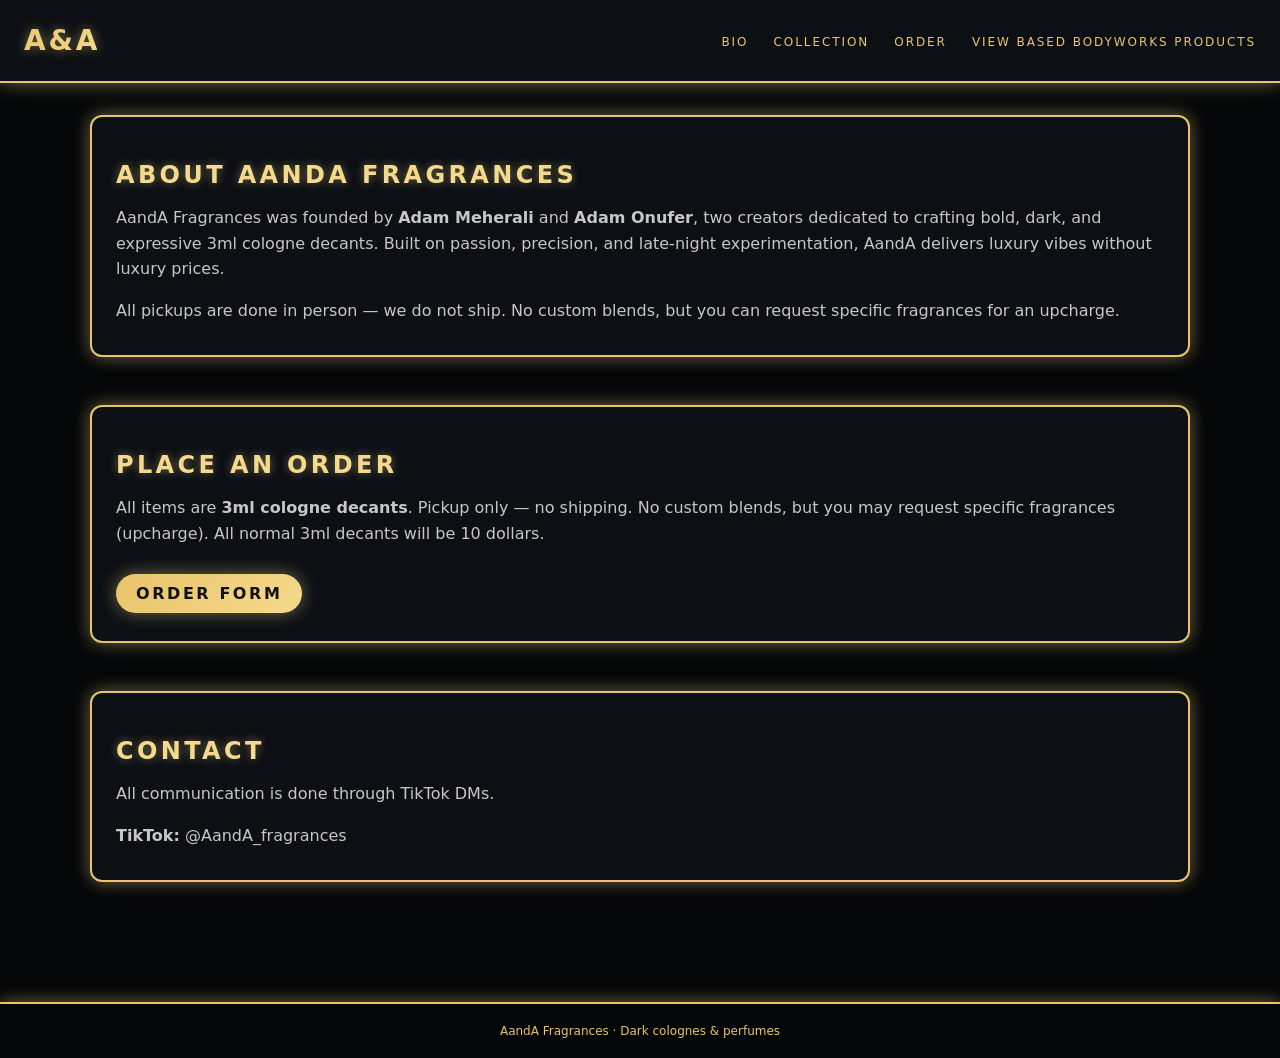
<file: index.html>
<!DOCTYPE html>
<html lang="en">
<head>
  <meta charset="UTF-8" />
  <title>AandA Fragrances | Dark Cologne Collection</title>
  <meta name="viewport" content="width=device-width, initial-scale=1" />
</head>
<body>
<link rel="stylesheet" href="style.css">
<header>
  <div class="logo">A&A</div>
  <nav>
    <a href="#bio">Bio</a>
    <a href="Scents.html">Collection</a>
    <a href="#order">Order</a>
    <a href="BBW.html">View Based BodyWorks Products</a>
  </nav>
</header>

<div class="container">

  <!-- BIO -->
  <section class="section" id="bio">
    <h2>About AandA Fragrances</h2>
    <p>
      AandA Fragrances was founded by <strong>Adam Meherali</strong> and 
      <strong>Adam Onufer</strong>, two creators dedicated to crafting bold, 
      dark, and expressive 3ml cologne decants. Built on passion, precision, 
      and late-night experimentation, AandA delivers luxury vibes without 
      luxury prices.
    </p>
    <p>
      All pickups are done in person — we do not ship. No custom blends, but 
      you can request specific fragrances for an upcharge.
    </p>
  </section>

  <!-- ORDER -->
  <section class="section" id="order">
    <h2>Place an Order</h2>
    <p>
      All items are <strong>3ml cologne decants</strong>.  
      Pickup only — no shipping.  
      No custom blends, but you may request specific fragrances (upcharge). All normal 3ml decants will be 10 dollars.
    </p>

    <a class="order-btn" href="https://forms.gle/rym4Da7Rn2ydqqFk9" target="_blank">
      Order Form
    </a>
  </section>

  <!-- CONTACT -->
  <section class="section" id="contact">
    <h2>Contact</h2>
    <p>All communication is done through TikTok DMs.</p>
    <p><strong>TikTok:</strong> @AandA_fragrances</p>
  </section>

</div>

<footer>
  AandA Fragrances · Dark colognes & perfumes
</footer>

</body>
</html>
</file>
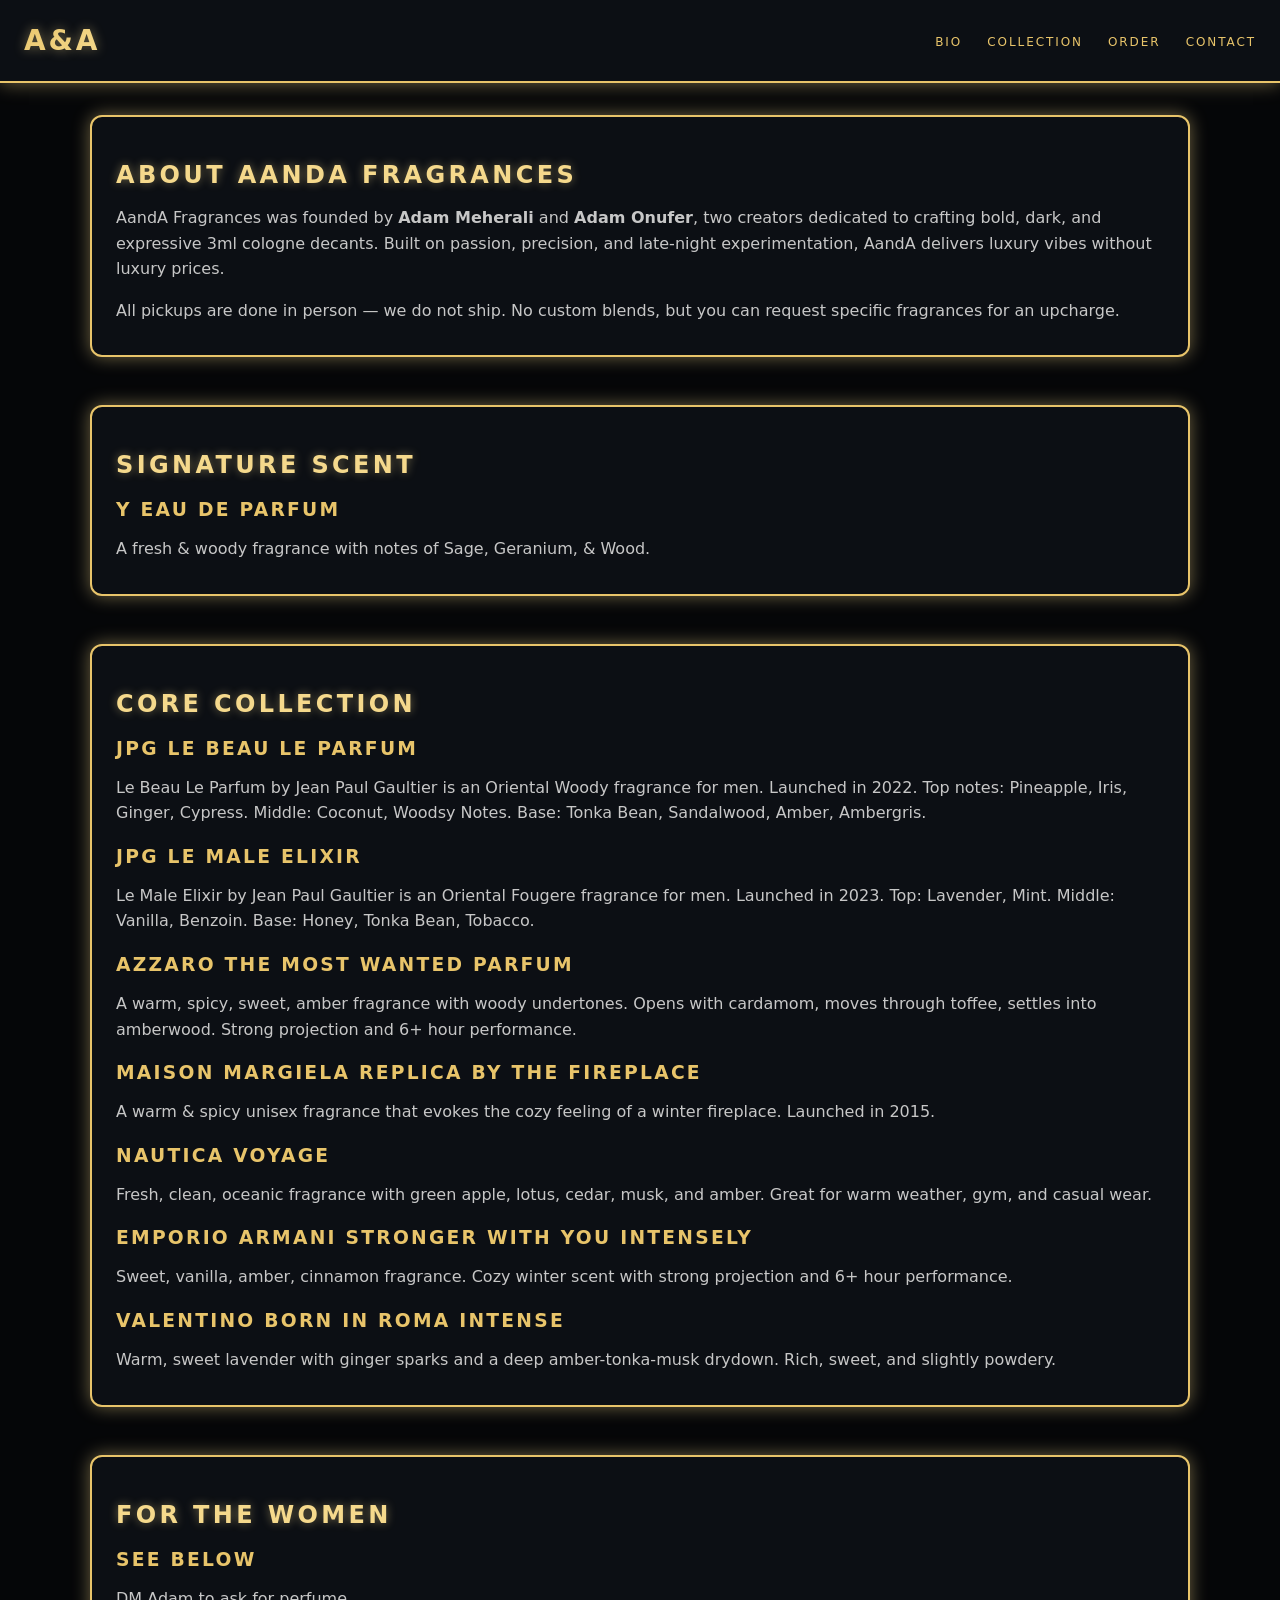
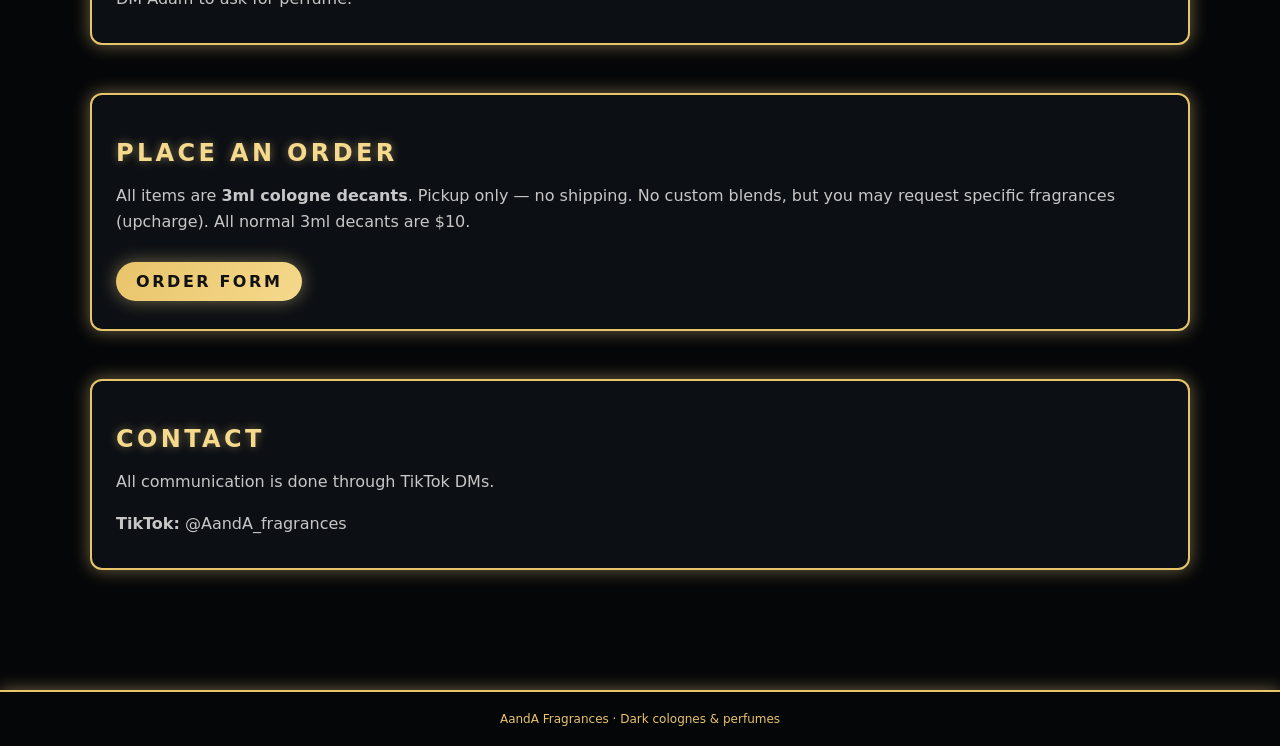
<file: 1pgalt.html>
<!DOCTYPE html>
<html lang="en">
<head>
  <meta charset="UTF-8" />
  <title>AandA Fragrances | Dark Cologne Collection</title>
  <meta name="viewport" content="width=device-width, initial-scale=1" />

  <style>
    :root {
      --gold: #e8c46a;
      --gold-bright: #f5d98c;
      --gold-glow: rgba(245, 217, 140, 0.45);
      --black-deep: #050608;
      --black-soft: #0c0f14;
      --border-strong: #e8c46a;
    }

    body {
      margin: 0;
      font-family: system-ui, sans-serif;
      background: var(--black-deep);
      color: #f5f5f5;
    }

    header {
      padding: 24px;
      display: flex;
      justify-content: space-between;
      align-items: center;
      background: var(--black-soft);
      border-bottom: 2px solid var(--gold);
      box-shadow: 0 0 18px var(--gold-glow);
    }

    .logo {
      font-size: 28px;
      font-weight: 700;
      letter-spacing: 0.1em;
      text-transform: uppercase;
      background: linear-gradient(135deg, var(--gold), var(--gold-bright));
      -webkit-background-clip: text;
      color: transparent;
      text-shadow: 0 0 12px var(--gold-glow);
    }

    nav a {
      margin-left: 20px;
      color: var(--gold);
      text-decoration: none;
      font-size: 12px;
      letter-spacing: 0.16em;
      text-transform: uppercase;
      transition: 0.25s ease;
    }

    nav a:hover {
      color: var(--gold-bright);
      text-shadow: 0 0 12px var(--gold-glow), 0 0 20px var(--gold-glow);
      transform: translateY(-2px);
    }

    .container {
      max-width: 1100px;
      margin: 0 auto;
      padding: 32px 20px;
    }

    .section {
      margin-bottom: 48px;
      padding: 24px;
      background: var(--black-soft);
      border: 2px solid var(--gold);
      border-radius: 12px;
      box-shadow: 0 0 18px var(--gold-glow);
      transition: 0.3s ease;
    }

    .section:hover {
      box-shadow: 0 0 28px var(--gold-glow), 0 0 40px var(--gold-glow);
      transform: translateY(-4px);
    }

    h2 {
      text-transform: uppercase;
      letter-spacing: 0.14em;
      margin-bottom: 16px;
      color: var(--gold-bright);
      text-shadow: 0 0 10px var(--gold-glow);
    }

    h3 {
      margin-top: 20px;
      margin-bottom: 6px;
      text-transform: uppercase;
      letter-spacing: 0.12em;
      color: var(--gold);
      transition: 0.25s ease;
      cursor: pointer;
    }

    h3:hover {
      color: var(--gold-bright);
      text-shadow: 0 0 10px var(--gold-glow), 0 0 16px var(--gold-glow);
      transform: translateX(4px);
    }

    p {
      color: #c7c7c7;
      line-height: 1.6;
      margin-bottom: 8px;
    }

    .order-btn {
      display: inline-block;
      margin-top: 20px;
      padding: 10px 20px;
      background: linear-gradient(135deg, var(--gold), var(--gold-bright));
      color: #111;
      text-transform: uppercase;
      letter-spacing: 0.16em;
      border-radius: 999px;
      text-decoration: none;
      font-weight: 700;
      box-shadow: 0 0 18px var(--gold-glow);
      transition: 0.3s ease;
      position: relative;
      overflow: hidden;
    }

    .order-btn:hover {
      filter: brightness(1.12);
      box-shadow: 0 0 28px var(--gold-glow), 0 0 40px var(--gold-glow);
      transform: translateY(-2px);
    }

    .order-btn::after {
      content: "";
      position: absolute;
      top: 0;
      left: -100%;
      width: 60%;
      height: 100%;
      background: linear-gradient(
        120deg,
        transparent,
        rgba(255, 255, 255, 0.4),
        transparent
      );
      transform: skewX(-20deg);
      transition: 0.6s;
    }

    .order-btn:hover::after {
      left: 140%;
    }

    footer {
      margin-top: 40px;
      padding: 20px;
      text-align: center;
      font-size: 12px;
      color: var(--gold);
      border-top: 2px solid var(--gold);
      box-shadow: 0 0 18px var(--gold-glow);
    }
  </style>
</head>
<body>

<header>
  <div class="logo">A&A</div>
  <nav>
    <a href="#bio">Bio</a>
    <a href="#collection">Collection</a>
    <a href="#order">Order</a>
    <a href="#contact">Contact</a>
  </nav>
</header>

<div class="container">

  <!-- BIO -->
  <section class="section" id="bio">
    <h2>About AandA Fragrances</h2>
    <p>
      AandA Fragrances was founded by <strong>Adam Meherali</strong> and 
      <strong>Adam Onufer</strong>, two creators dedicated to crafting bold, 
      dark, and expressive 3ml cologne decants. Built on passion, precision, 
      and late-night experimentation, AandA delivers luxury vibes without 
      luxury prices.
    </p>
    <p>
      All pickups are done in person — we do not ship. No custom blends, but 
      you can request specific fragrances for an upcharge.
    </p>
  </section>

  <!-- SIGNATURE -->
  <section class="section" id="signature">
    <h2>Signature Scent</h2>

    <h3>Y Eau De Parfum</h3>
    <p>A fresh & woody fragrance with notes of Sage, Geranium, & Wood.</p>
  </section>

  <!-- COLLECTION -->
  <section class="section" id="collection">
    <h2>Core Collection</h2>

    <h3>JPG Le Beau Le Parfum</h3>
    <p>Le Beau Le Parfum by Jean Paul Gaultier is an Oriental Woody fragrance for men. Launched in 2022. Top notes: Pineapple, Iris, Ginger, Cypress. Middle: Coconut, Woodsy Notes. Base: Tonka Bean, Sandalwood, Amber, Ambergris.</p>

    <h3>JPG Le Male Elixir</h3>
    <p>Le Male Elixir by Jean Paul Gaultier is an Oriental Fougere fragrance for men. Launched in 2023. Top: Lavender, Mint. Middle: Vanilla, Benzoin. Base: Honey, Tonka Bean, Tobacco.</p>

    <h3>Azzaro The Most Wanted Parfum</h3>
    <p>A warm, spicy, sweet, amber fragrance with woody undertones. Opens with cardamom, moves through toffee, settles into amberwood. Strong projection and 6+ hour performance.</p>

    <h3>Maison Margiela Replica By The Fireplace</h3>
    <p>A warm & spicy unisex fragrance that evokes the cozy feeling of a winter fireplace. Launched in 2015.</p>

    <h3>Nautica Voyage</h3>
    <p>Fresh, clean, oceanic fragrance with green apple, lotus, cedar, musk, and amber. Great for warm weather, gym, and casual wear.</p>

    <h3>Emporio Armani Stronger With You Intensely</h3>
    <p>Sweet, vanilla, amber, cinnamon fragrance. Cozy winter scent with strong projection and 6+ hour performance.</p>

    <h3>Valentino Born in Roma Intense</h3>
    <p>Warm, sweet lavender with ginger sparks and a deep amber-tonka-musk drydown. Rich, sweet, and slightly powdery.</p>
  </section>

  <!-- FOR THE WOMEN -->
  <section class="section" id="perfume">
    <h2>For The Women</h2>

    <h3>See Below</h3>
    <p>DM Adam to ask for perfume.</p>
  </section>

  <!-- ORDER -->
  <section class="section" id="order">
    <h2>Place an Order</h2>
    <p>
      All items are <strong>3ml cologne decants</strong>.  
      Pickup only — no shipping.  
      No custom blends, but you may request specific fragrances (upcharge).  
      All normal 3ml decants are $10.
    </p>

    <a class="order-btn" href="https://forms.gle/rym4Da7Rn2ydqqFk9" target="_blank">
      Order Form
    </a>
  </section>

  <!-- CONTACT -->
  <section class="section" id="contact">
    <h2>Contact</h2>
    <p>All communication is done through TikTok DMs.</p>
    <p><strong>TikTok:</strong> @AandA_fragrances</p>
  </section>

</div>

<footer>
  AandA Fragrances · Dark colognes & perfumes
</footer>

</body>
</html>
</file>
<file: style.css>
:root {
      --gold: #e8c46a;
      --gold-bright: #f5d98c;
      --gold-glow: rgba(245, 217, 140, 0.45);
      --black-deep: #050608;
      --black-soft: #0c0f14;
      --border-strong: #e8c46a;
    }

    body {
      margin: 0;
      font-family: system-ui, sans-serif;
      background: var(--black-deep);
      color: #f5f5f5;
    }

    header {
      padding: 24px;
      display: flex;
      justify-content: space-between;
      align-items: center;
      background: var(--black-soft);
      border-bottom: 2px solid var(--gold);
      box-shadow: 0 0 18px var(--gold-glow);
    }

    .logo {
      font-size: 28px;
      font-weight: 700;
      letter-spacing: 0.1em;
      text-transform: uppercase;
      background: linear-gradient(135deg, var(--gold), var(--gold-bright));
      -webkit-background-clip: text;
      color: transparent;
      text-shadow: 0 0 12px var(--gold-glow);
    }

    nav a {
      margin-left: 20px;
      color: var(--gold);
      text-decoration: none;
      font-size: 12px;
      letter-spacing: 0.16em;
      text-transform: uppercase;
      transition: 0.25s ease;
    }

    nav a:hover {
      color: var(--gold-bright);
      text-shadow: 0 0 12px var(--gold-glow), 0 0 20px var(--gold-glow);
      transform: translateY(-2px);
    }

    .container {
      max-width: 1100px;
      margin: 0 auto;
      padding: 32px 20px;
    }

    .section {
      margin-bottom: 48px;
      padding: 24px;
      background: var(--black-soft);
      border: 2px solid var(--gold);
      border-radius: 12px;
      box-shadow: 0 0 18px var(--gold-glow);
      transition: 0.3s ease;
    }

    .section:hover {
      box-shadow: 0 0 28px var(--gold-glow), 0 0 40px var(--gold-glow);
      transform: translateY(-4px);
    }

    h2 {
      text-transform: uppercase;
      letter-spacing: 0.14em;
      margin-bottom: 16px;
      color: var(--gold-bright);
      text-shadow: 0 0 10px var(--gold-glow);
    }

    h3 {
      margin-top: 20px;
      margin-bottom: 6px;
      text-transform: uppercase;
      letter-spacing: 0.12em;
      color: var(--gold);
      transition: 0.25s ease;
      cursor: pointer;
    }

    h3:hover {
      color: var(--gold-bright);
      text-shadow: 0 0 10px var(--gold-glow), 0 0 16px var(--gold-glow);
      transform: translateX(4px);
    }

    p {
      color: #c7c7c7;
      line-height: 1.6;
      margin-bottom: 8px;
    }

    .order-btn {
      display: inline-block;
      margin-top: 20px;
      padding: 10px 20px;
      background: linear-gradient(135deg, var(--gold), var(--gold-bright));
      color: #111;
      text-transform: uppercase;
      letter-spacing: 0.16em;
      border-radius: 999px;
      text-decoration: none;
      font-weight: 700;
      box-shadow: 0 0 18px var(--gold-glow);
      transition: 0.3s ease;
      position: relative;
      overflow: hidden;
    }

    .order-btn:hover {
      filter: brightness(1.12);
      box-shadow: 0 0 28px var(--gold-glow), 0 0 40px var(--gold-glow);
      transform: translateY(-2px);
    }

    .order-btn::after {
      content: "";
      position: absolute;
      top: 0;
      left: -100%;
      width: 60%;
      height: 100%;
      background: linear-gradient(
        120deg,
        transparent,
        rgba(255, 255, 255, 0.4),
        transparent
      );
      transform: skewX(-20deg);
      transition: 0.6s;
    }

    .order-btn:hover::after {
      left: 140%;
    }

    footer {
      margin-top: 40px;
      padding: 20px;
      text-align: center;
      font-size: 12px;
      color: var(--gold);
      border-top: 2px solid var(--gold);
      box-shadow: 0 0 18px var(--gold-glow);
    }
</file>
